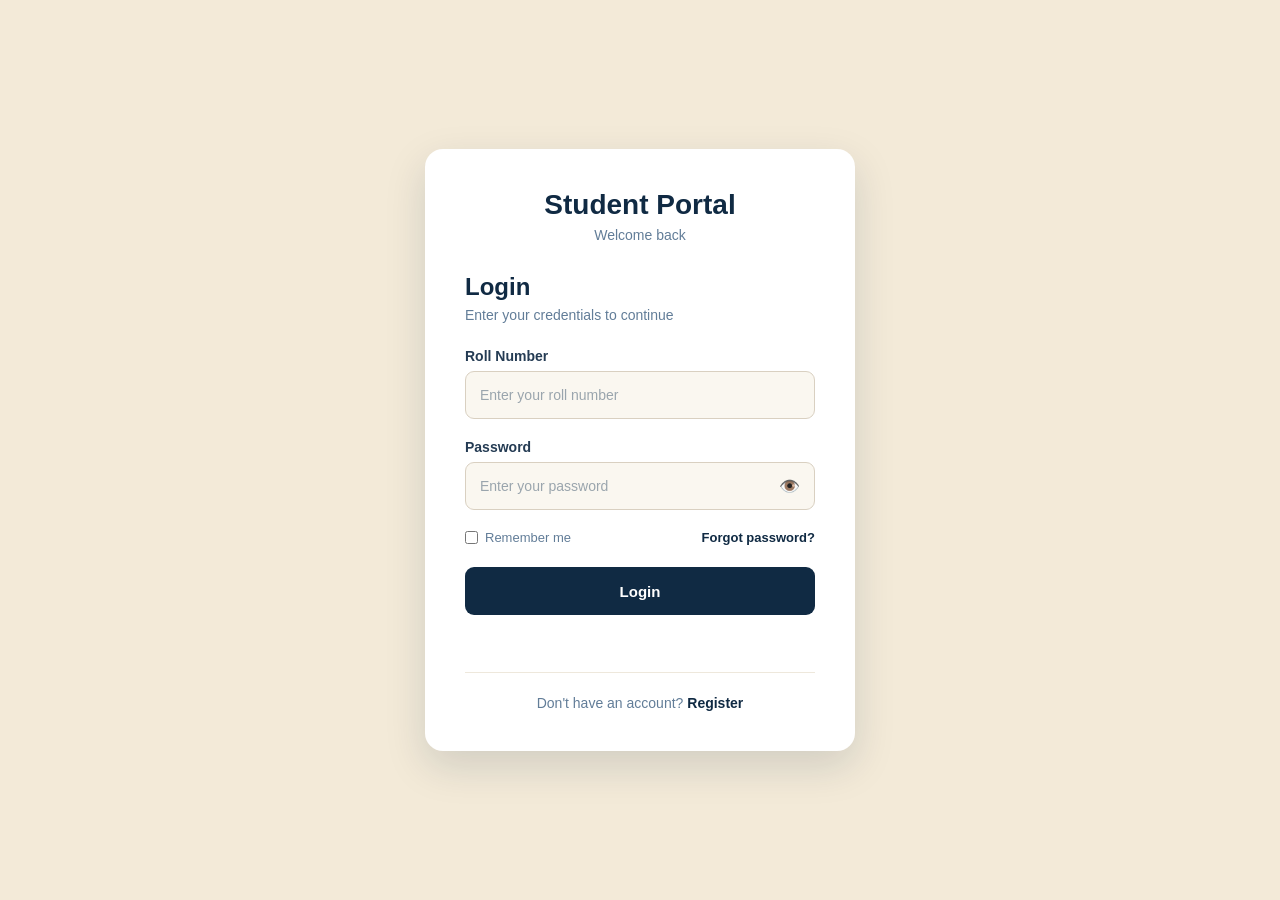
<file: Frontend/index.html>
<!DOCTYPE html>
<html lang="en">
<head>
    <meta charset="UTF-8">
    <meta name="viewport" content="width=device-width, initial-scale=1.0">

    <title>Login | Student Portal</title>

    <link rel="stylesheet" href="login.css">
</head>

<body>

    <main class="auth-container">

        <section class="auth-card">

            <!-- Brand -->
            <div class="brand">
                <h1>Student Portal</h1>
                <p>Welcome back</p>
            </div>

            <!-- Form Header -->
            <div class="form-header">
                <h2>Login</h2>
                <p>Enter your credentials to continue</p>
            </div>

            <!-- Login Form -->
            <form id="loginForm">

                <!-- Roll Number -->
                <div class="form-group">
                    <label for="rollno">Roll Number</label>

                    <input
                        type="text"
                        id="rollno"
                        name="rollno"
                        placeholder="Enter your roll number"
                        autocomplete="username"
                        required
                    >
                </div>

                <!-- Password -->
                <div class="form-group">
                    <label for="password">Password</label>

                    <div class="password-wrapper">

                        <input
                            type="password"
                            id="password"
                            name="password"
                            placeholder="Enter your password"
                            autocomplete="current-password"
                            required
                        >

                        <button
                            type="button"
                            id="togglePassword"
                            class="password-toggle"
                            aria-label="Show password"
                        >
                            <span class="eye-icon">👁️</span>
                        </button>

                    </div>
                </div>

                <!-- Remember Me + Forgot Password -->
                <div class="form-options">

                    <label class="remember-me">
                        <input
                            type="checkbox"
                            id="rememberMe"
                            name="rememberMe"
                        >
                        <span>Remember me</span>
                    </label>

                    <a href="#" class="forgot-password">
                        Forgot password?
                    </a>

                </div>

                <!-- Login Button -->
                <button
                    type="submit"
                    class="login-button"
                >
                    Login
                </button>

                <!-- Login Message -->
                <p
                    id="loginMessage"
                    class="form-message"
                    aria-live="polite"
                ></p>

            </form>
            <!-- Registration Link -->
            <div class="register-link">
                <p>
                    Don't have an account?
                    <a href="registration.html">Register</a>
                </p>
            </div>
        </section>
    </main>
    <script src="js/login.js"></script>

</body>
</html>
</file>
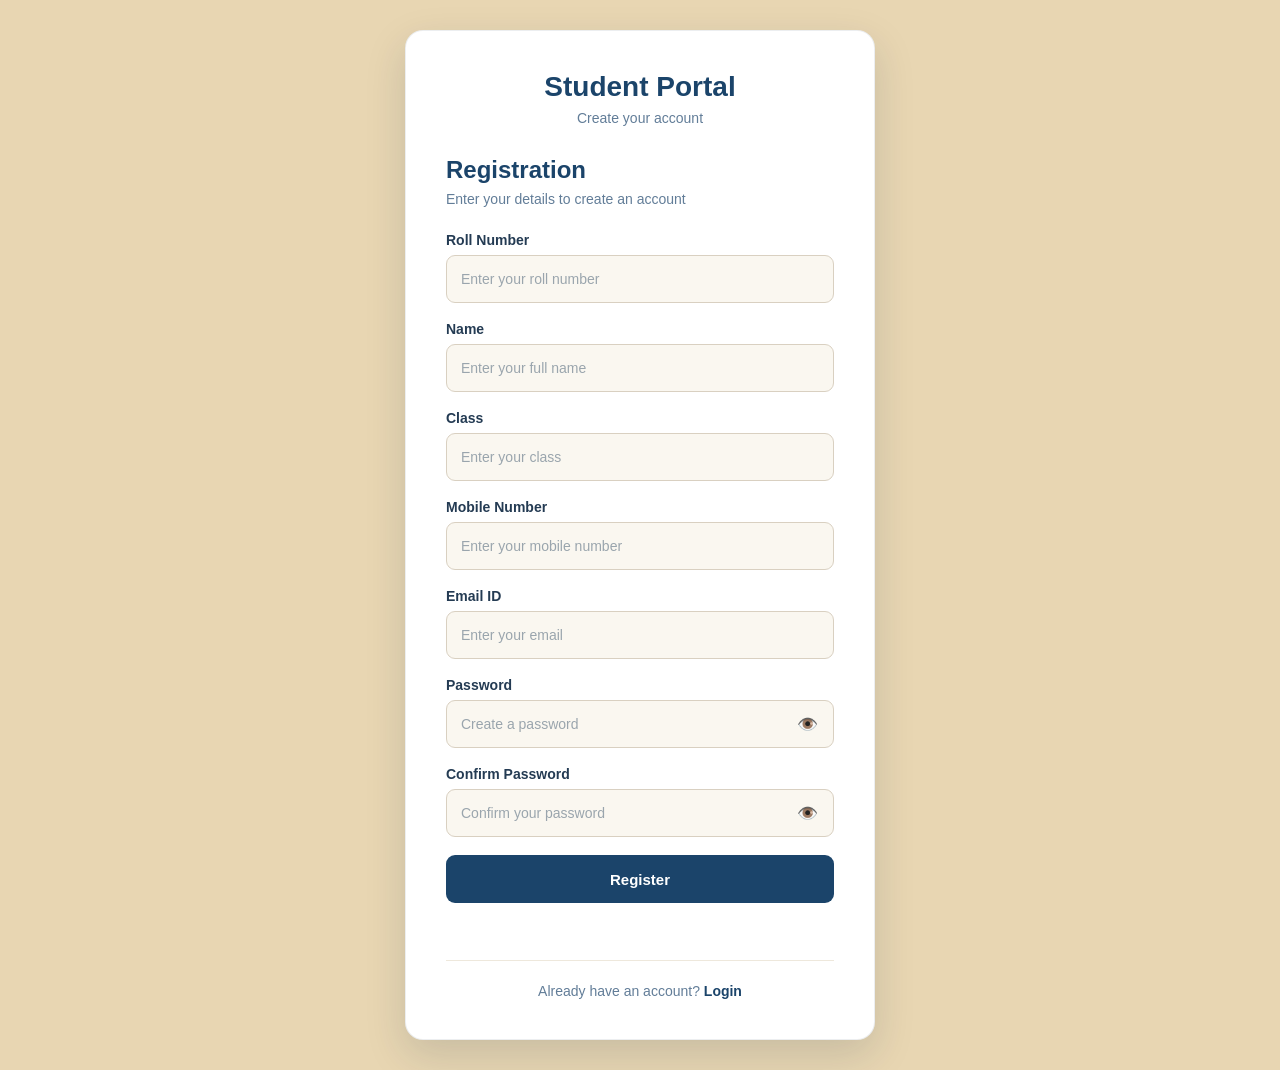
<file: Frontend/registration.html>
<!DOCTYPE html>
<html lang="en">

<head>
    <meta charset="UTF-8">
    <meta name="viewport" content="width=device-width, initial-scale=1.0">

    <title>Registration | Student Portal</title>

    <link rel="stylesheet" href="style.css">
</head>

<body>

    <main class="auth-container">

        <section class="auth-card">

            <!-- Brand -->
            <div class="brand">
                <h1>Student Portal</h1>
                <p>Create your account</p>
            </div>

            <!-- Form Header -->
            <div class="form-header">
                <h2>Registration</h2>
                <p>Enter your details to create an account</p>
            </div>

            <!-- Registration Form -->
            <form id="registrationForm">

                <!-- Roll Number -->
                <div class="form-group">
                    <label for="rollno">Roll Number</label>

                    <input
                        type="text"
                        id="rollno"
                        name="rollno"
                        placeholder="Enter your roll number"
                        autocomplete="username"
                        required
                    >
                </div>

                <!-- Name -->
                <div class="form-group">
                    <label for="name">Name</label>

                    <input
                        type="text"
                        id="name"
                        name="name"
                        placeholder="Enter your full name"
                        autocomplete="name"
                        required
                    >
                </div>

                <!-- Class -->
                <div class="form-group">
                    <label for="class">Class</label>

                    <input
                        type="text"
                        id="class"
                        name="class"
                        placeholder="Enter your class"
                        required
                    >
                </div>

                <!-- Mobile Number -->
                <div class="form-group">
                    <label for="mobileno">Mobile Number</label>

                    <input
                        type="tel"
                        id="mobileno"
                        name="mobileno"
                        placeholder="Enter your mobile number"
                        autocomplete="tel"
                        required
                    >
                </div>

                <!-- Email -->
                <div class="form-group">
                    <label for="emailid">Email ID</label>

                    <input
                        type="email"
                        id="emailid"
                        name="emailid"
                        placeholder="Enter your email"
                        autocomplete="email"
                        required
                    >
                </div>

                <!-- Password -->
                <div class="form-group">
                    <label for="password">Password</label>

                    <div class="password-wrapper">

                        <input
                            type="password"
                            id="password"
                            name="password"
                            placeholder="Create a password"
                            autocomplete="new-password"
                            required
                        >

                        <button
                            type="button"
                            id="togglePassword"
                            class="password-toggle"
                            aria-label="Show password"
                        >
                            <span class="eye-icon">👁️</span>
                        </button>

                    </div>
                </div>

                <!-- Confirm Password -->
                <div class="form-group">
                    <label for="confirmPassword">Confirm Password</label>

                    <div class="password-wrapper">

                        <input
                            type="password"
                            id="confirmPassword"
                            name="confirmPassword"
                            placeholder="Confirm your password"
                            autocomplete="new-password"
                            required
                        >

                        <button
                            type="button"
                            id="toggleConfirmPassword"
                            class="password-toggle"
                            aria-label="Show confirm password"
                        >
                            <span class="eye-icon">👁️</span>
                        </button>

                    </div>
                </div>

                <!-- Register Button -->
                <button
                    type="submit"
                    class="login-button"
                >
                    Register
                </button>

                <!-- Registration Message -->
                <p
                    id="registrationMessage"
                    class="form-message"
                    aria-live="polite"
                ></p>

            </form>

            <!-- Login Link -->
            <div class="register-link">

                <p>
                    Already have an account?
                    <a href="index.html">Login</a>
                </p>

            </div>

        </section>

    </main>

    <!-- Registration JavaScript -->
    <script src="js/registration.js"></script>

</body>
</html>
</file>
<file: Frontend/login.css>
/* =========================
   RESET
========================= */

* {
    margin: 0;
    padding: 0;
    box-sizing: border-box;
}


/* =========================
   COLORS
========================= */

:root {
    --navy: #102a43;
    --navy-dark: #0b1f33;
    --beige: #f3ead8;
    --beige-light: #faf7f0;
    --white: #ffffff;
    --text: #243b53;
    --muted: #627d98;
    --border: #d9d0c1;
}


/* =========================
   PAGE
========================= */

body {
    min-height: 100vh;

    font-family: Arial, Helvetica, sans-serif;

    background: var(--beige);

    display: flex;
    justify-content: center;
    align-items: center;

    padding: 20px;
}


/* =========================
   LOGIN CONTAINER
========================= */

.auth-container {
    width: 100%;
    display: flex;
    justify-content: center;
    align-items: center;
}


/* =========================
   LOGIN CARD
========================= */

.auth-card {
    width: 100%;
    max-width: 430px;

    background: var(--white);

    padding: 40px;

    border-radius: 18px;

    box-shadow: 0 15px 40px rgba(16, 42, 67, 0.15);
}


/* =========================
   BRAND
========================= */

.brand {
    text-align: center;
    margin-bottom: 30px;
}

.brand h1 {
    color: var(--navy);

    font-size: 28px;

    margin-bottom: 6px;
}

.brand p {
    color: var(--muted);

    font-size: 14px;
}


/* =========================
   LOGIN HEADER
========================= */

.form-header {
    margin-bottom: 25px;
}

.form-header h2 {
    color: var(--navy);

    font-size: 24px;

    margin-bottom: 6px;
}

.form-header p {
    color: var(--muted);

    font-size: 14px;
}


/* =========================
   FORM
========================= */

.form-group {
    margin-bottom: 20px;
}

.form-group label {
    display: block;

    margin-bottom: 7px;

    color: var(--text);

    font-size: 14px;

    font-weight: 600;
}


/* =========================
   INPUT
========================= */

.form-group input {
    width: 100%;

    height: 48px;

    padding: 0 14px;

    background: var(--beige-light);

    border: 1px solid var(--border);

    border-radius: 9px;

    color: var(--text);

    font-size: 14px;

    outline: none;

    transition: 0.2s;
}

.form-group input::placeholder {
    color: #9aa5ad;
}

.form-group input:focus {
    background: var(--white);

    border-color: var(--navy);

    box-shadow: 0 0 0 3px rgba(16, 42, 67, 0.10);
}


/* =========================
   PASSWORD
========================= */

.password-wrapper {
    position: relative;
}

.password-wrapper input {
    padding-right: 50px;
}

.password-toggle {
    position: absolute;

    right: 7px;
    top: 50%;

    transform: translateY(-50%);

    width: 38px;
    height: 36px;

    border: none;

    background: transparent;

    cursor: pointer;

    border-radius: 6px;
}

.password-toggle:hover {
    background: var(--beige);
}

.eye-icon {
    font-size: 17px;
}


/* =========================
   OPTIONS
========================= */

.form-options {
    display: flex;

    justify-content: space-between;
    align-items: center;

    margin-bottom: 22px;

    font-size: 13px;
}

.remember-me {
    display: flex;

    align-items: center;

    gap: 7px;

    color: var(--muted);

    cursor: pointer;
}

.remember-me input {
    accent-color: var(--navy);

    cursor: pointer;
}

.forgot-password {
    color: var(--navy);

    text-decoration: none;

    font-weight: 600;
}

.forgot-password:hover {
    text-decoration: underline;
}


/* =========================
   LOGIN BUTTON
========================= */

.login-button {
    width: 100%;

    height: 48px;

    border: none;

    border-radius: 9px;

    background: var(--navy);

    color: var(--white);

    font-size: 15px;

    font-weight: 600;

    cursor: pointer;

    transition: 0.2s;
}

.login-button:hover {
    background: var(--navy-dark);

    box-shadow: 0 7px 18px rgba(16, 42, 67, 0.20);
}

.login-button:active {
    transform: translateY(1px);
}


/* =========================
   MESSAGE
========================= */

.form-message {
    min-height: 20px;

    margin-top: 12px;

    text-align: center;

    font-size: 13px;
}


/* =========================
   REGISTER LINK
========================= */

.register-link {
    margin-top: 25px;

    padding-top: 22px;

    border-top: 1px solid #eee8dc;

    text-align: center;
}

.register-link p {
    color: var(--muted);

    font-size: 14px;
}

.register-link a {
    color: var(--navy);

    font-weight: 700;

    text-decoration: none;
}

.register-link a:hover {
    text-decoration: underline;
}


/* =========================
   MOBILE
========================= */

@media (max-width: 500px) {

    body {
        padding: 15px;
    }

    .auth-card {
        padding: 30px 22px;

        border-radius: 14px;
    }

    .brand h1 {
        font-size: 24px;
    }

    .form-header h2 {
        font-size: 22px;
    }

    .form-options {
        flex-direction: column;

        align-items: flex-start;

        gap: 12px;
    }
}
</file>
<file: Frontend/style.css>
/* ================================
   RESET
================================ */

* {
    margin: 0;
    padding: 0;
    box-sizing: border-box;
}


/* ================================
   COLOR VARIABLES
================================ */

:root {
    --navy: #1b446a;
    --navy-dark: #242062;
    --beige: #e8d6b2;
    --beige-light: #faf7f0;
    --white: #ffffff;
    --text: #243b53;
    --muted: #627d98;
    --border: #d9d0c1;
    --error: #c0392b;
    --success: #287a4b;
}


/* ================================
   BODY
================================ */

body {
    min-height: 100vh;
    font-family: Arial, Helvetica, sans-serif;

    background: var(--beige);

    color: var(--text);

    display: flex;
    align-items: center;
    justify-content: center;

    padding: 30px 20px;
}


/* ================================
   MAIN CONTAINER
================================ */

.auth-container {
    width: 100%;
    display: flex;
    justify-content: center;
    align-items: center;
}


/* ================================
   AUTH CARD
================================ */

.auth-card {
    width: 100%;
    max-width: 470px;

    background: var(--white);

    padding: 40px;

    border-radius: 18px;

    box-shadow:
        0 15px 40px rgba(16, 42, 67, 0.15);

    border: 1px solid rgba(16, 42, 67, 0.08);
}


/* ================================
   BRAND
================================ */

.brand {
    text-align: center;
    margin-bottom: 30px;
}

.brand h1 {
    color: var(--navy);
    font-size: 28px;
    font-weight: 700;
    margin-bottom: 7px;
}

.brand p {
    color: var(--muted);
    font-size: 14px;
}


/* ================================
   FORM HEADER
================================ */

.form-header {
    margin-bottom: 25px;
}

.form-header h2 {
    color: var(--navy);
    font-size: 24px;
    margin-bottom: 7px;
}

.form-header p {
    color: var(--muted);
    font-size: 14px;
}


/* ================================
   FORM GROUP
================================ */

.form-group {
    margin-bottom: 18px;
}

.form-group label {
    display: block;

    margin-bottom: 7px;

    color: var(--text);

    font-size: 14px;
    font-weight: 600;
}


/* ================================
   INPUTS
================================ */

.form-group input {
    width: 100%;

    height: 48px;

    padding: 0 14px;

    border: 1px solid var(--border);
    border-radius: 9px;

    background: var(--beige-light);

    color: var(--text);

    font-size: 14px;

    outline: none;

    transition:
        border-color 0.2s ease,
        box-shadow 0.2s ease,
        background 0.2s ease;
}

.form-group input::placeholder {
    color: #9aa5ad;
}

.form-group input:focus {
    background: var(--white);

    border-color: var(--navy);

    box-shadow: 0 0 0 3px rgba(16, 42, 67, 0.10);
}


/* ================================
   PASSWORD
================================ */

.password-wrapper {
    position: relative;
    width: 100%;
}

.password-wrapper input {
    padding-right: 55px;
}

.password-toggle {
    position: absolute;

    right: 8px;
    top: 50%;

    transform: translateY(-50%);

    width: 38px;
    height: 36px;

    border: none;

    background: transparent;

    cursor: pointer;

    display: flex;
    align-items: center;
    justify-content: center;

    border-radius: 6px;
}

.password-toggle:hover {
    background: var(--beige);
}

.eye-icon {
    font-size: 17px;
}


/* ================================
   FORM OPTIONS
================================ */

.form-options {
    display: flex;

    align-items: center;
    justify-content: space-between;

    margin: 5px 0 22px;

    font-size: 13px;
}

.remember-me {
    display: flex;
    align-items: center;
    gap: 7px;

    color: var(--muted);

    cursor: pointer;
}

.remember-me input {
    accent-color: var(--navy);

    width: 15px;
    height: 15px;

    cursor: pointer;
}

.forgot-password {
    color: var(--navy);

    text-decoration: none;

    font-weight: 600;
}

.forgot-password:hover {
    text-decoration: underline;
}


/* ================================
   LOGIN / REGISTER BUTTON
================================ */

.login-button {
    width: 100%;

    height: 48px;

    border: none;
    border-radius: 9px;

    background: var(--navy);

    color: var(--white);

    font-size: 15px;
    font-weight: 600;

    cursor: pointer;

    transition:
        background 0.2s ease,
        transform 0.15s ease,
        box-shadow 0.2s ease;
}

.login-button:hover {
    background: var(--navy-dark);

    box-shadow: 0 7px 18px rgba(16, 42, 67, 0.20);
}

.login-button:active {
    transform: translateY(1px);
}


/* ================================
   FORM MESSAGE
================================ */

.form-message {
    min-height: 20px;

    margin-top: 12px;

    text-align: center;

    font-size: 13px;
}

.form-message.error {
    color: var(--error);
}

.form-message.success {
    color: var(--success);
}


/* ================================
   REGISTER / LOGIN LINK
================================ */

.register-link {
    margin-top: 25px;

    padding-top: 22px;

    border-top: 1px solid #eee8dc;

    text-align: center;
}

.register-link p {
    color: var(--muted);

    font-size: 14px;
}

.register-link a {
    color: var(--navy);

    font-weight: 700;

    text-decoration: none;
}

.register-link a:hover {
    text-decoration: underline;
}


/* ================================
   RESPONSIVE DESIGN
================================ */

@media (max-width: 520px) {

    body {
        padding: 20px 15px;
    }

    .auth-card {
        padding: 30px 22px;

        border-radius: 14px;
    }

    .brand h1 {
        font-size: 24px;
    }

    .form-header h2 {
        font-size: 22px;
    }

    .form-options {
        flex-direction: column;
        align-items: flex-start;

        gap: 12px;
    }

}
</file>
